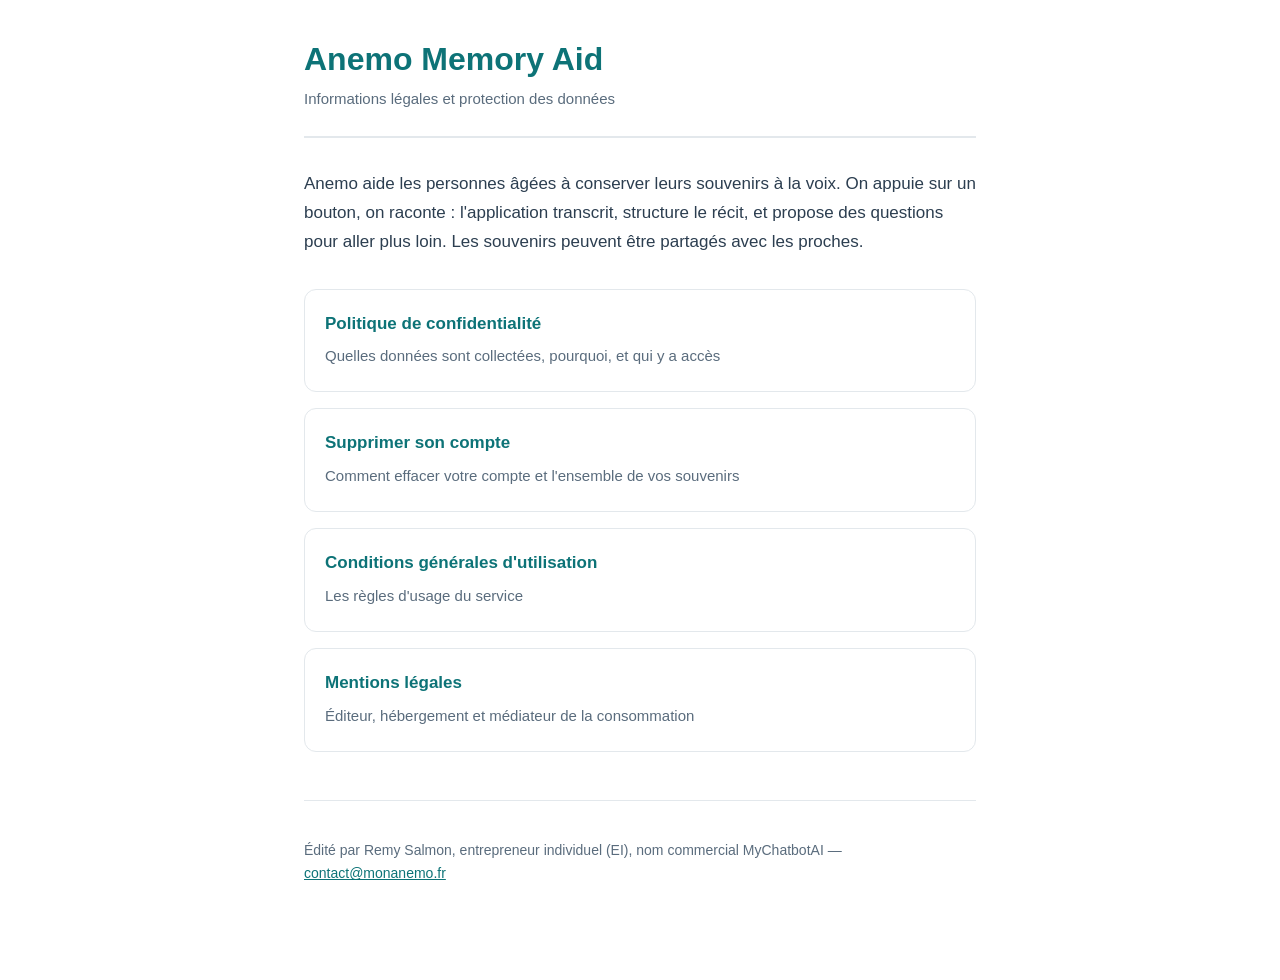
<file: index.html>
<!doctype html>
<html lang="fr">
<head>
<meta charset="utf-8">
<meta name="viewport" content="width=device-width, initial-scale=1">
<title>Anemo Memory Aid — Informations légales</title>
<link rel="stylesheet" href="style.css">
</head>
<body>
<div class="page">

<header>
  <h1>Anemo Memory Aid</h1>
  <p class="meta">Informations légales et protection des données</p>
</header>

<p>Anemo aide les personnes âgées à conserver leurs souvenirs à la voix. On appuie sur un
bouton, on raconte : l'application transcrit, structure le récit, et propose des questions
pour aller plus loin. Les souvenirs peuvent être partagés avec les proches.</p>

<div class="cartes">
  <a class="carte" href="confidentialite.html">
    <strong>Politique de confidentialité</strong>
    <span>Quelles données sont collectées, pourquoi, et qui y a accès</span>
  </a>
  <a class="carte" href="suppression-compte.html">
    <strong>Supprimer son compte</strong>
    <span>Comment effacer votre compte et l'ensemble de vos souvenirs</span>
  </a>
  <a class="carte" href="conditions.html">
    <strong>Conditions générales d'utilisation</strong>
    <span>Les règles d'usage du service</span>
  </a>
  <a class="carte" href="mentions-legales.html">
    <strong>Mentions légales</strong>
    <span>Éditeur, hébergement et médiateur de la consommation</span>
  </a>
</div>

<footer>
  <p>Édité par Remy Salmon, entrepreneur individuel (EI), nom commercial MyChatbotAI — <a href="mailto:contact@monanemo.fr">contact@monanemo.fr</a></p>
</footer>

</div>
</body>
</html>
</file>
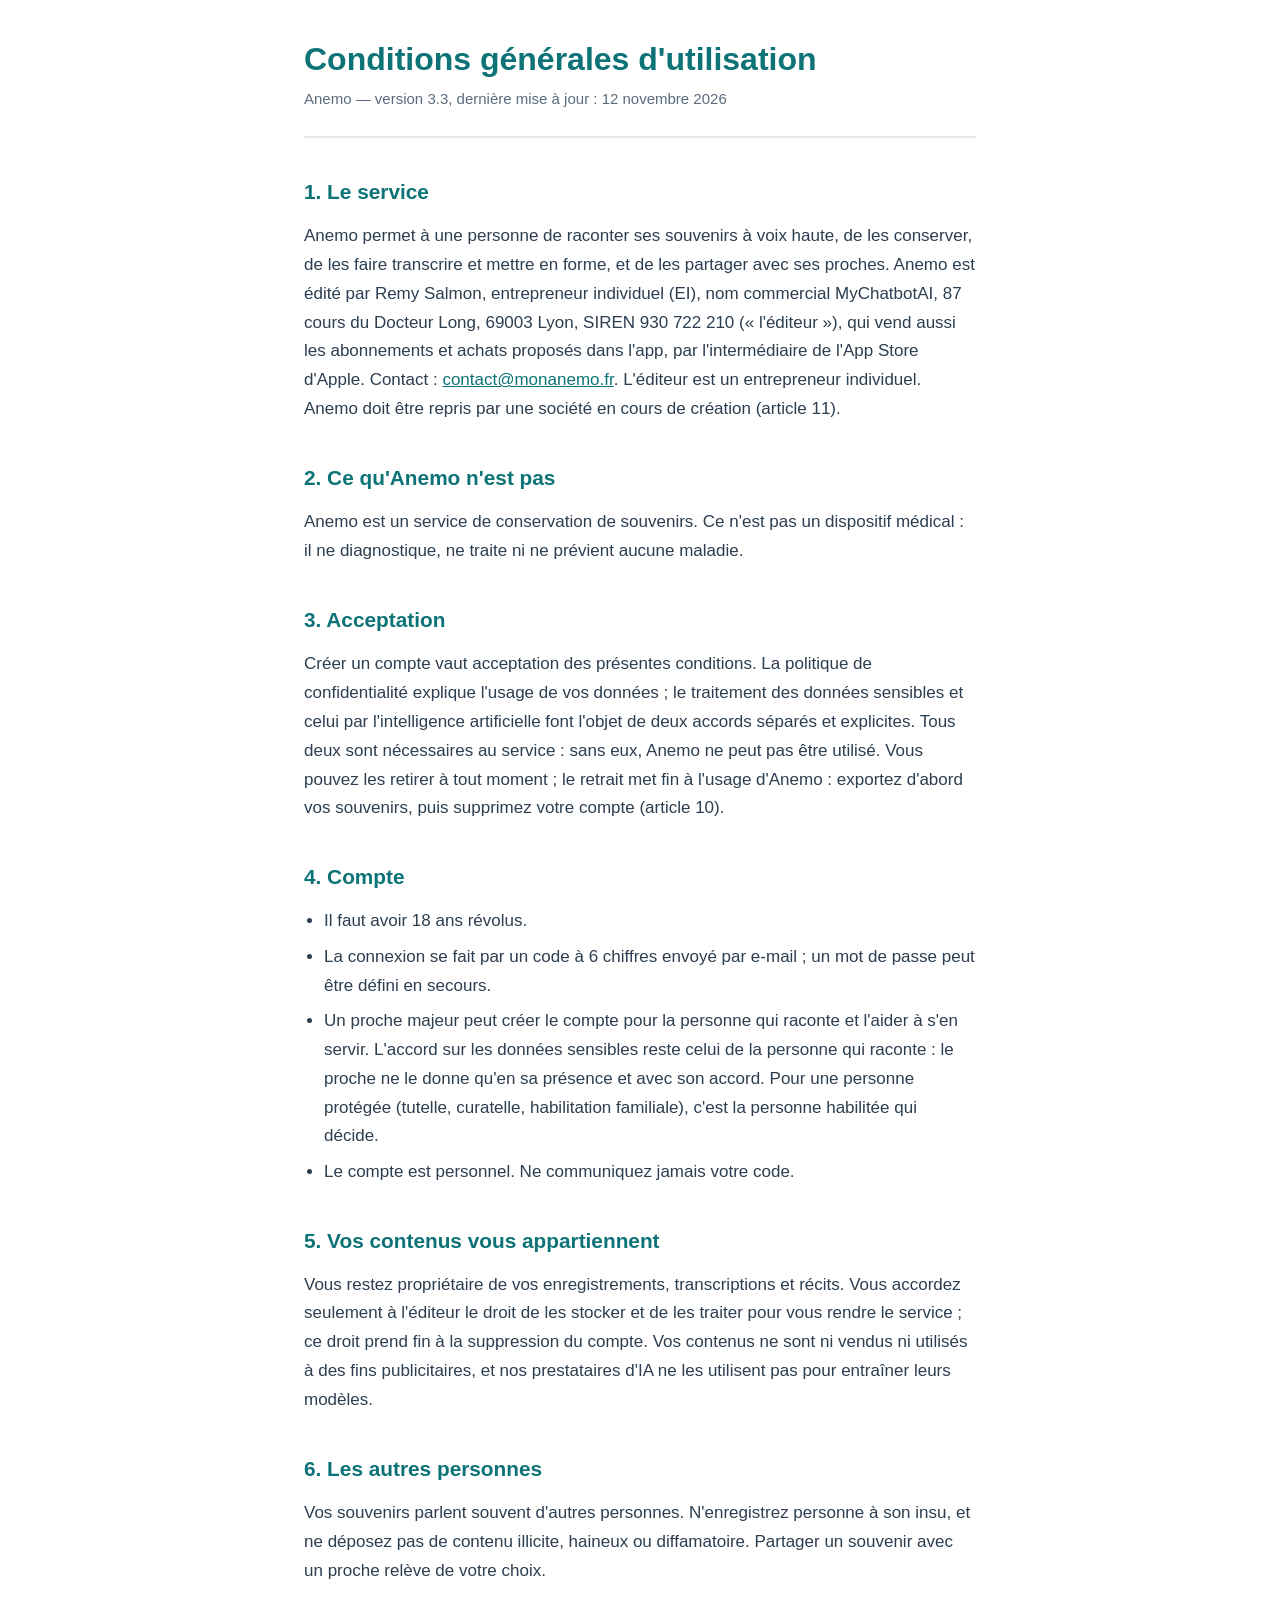
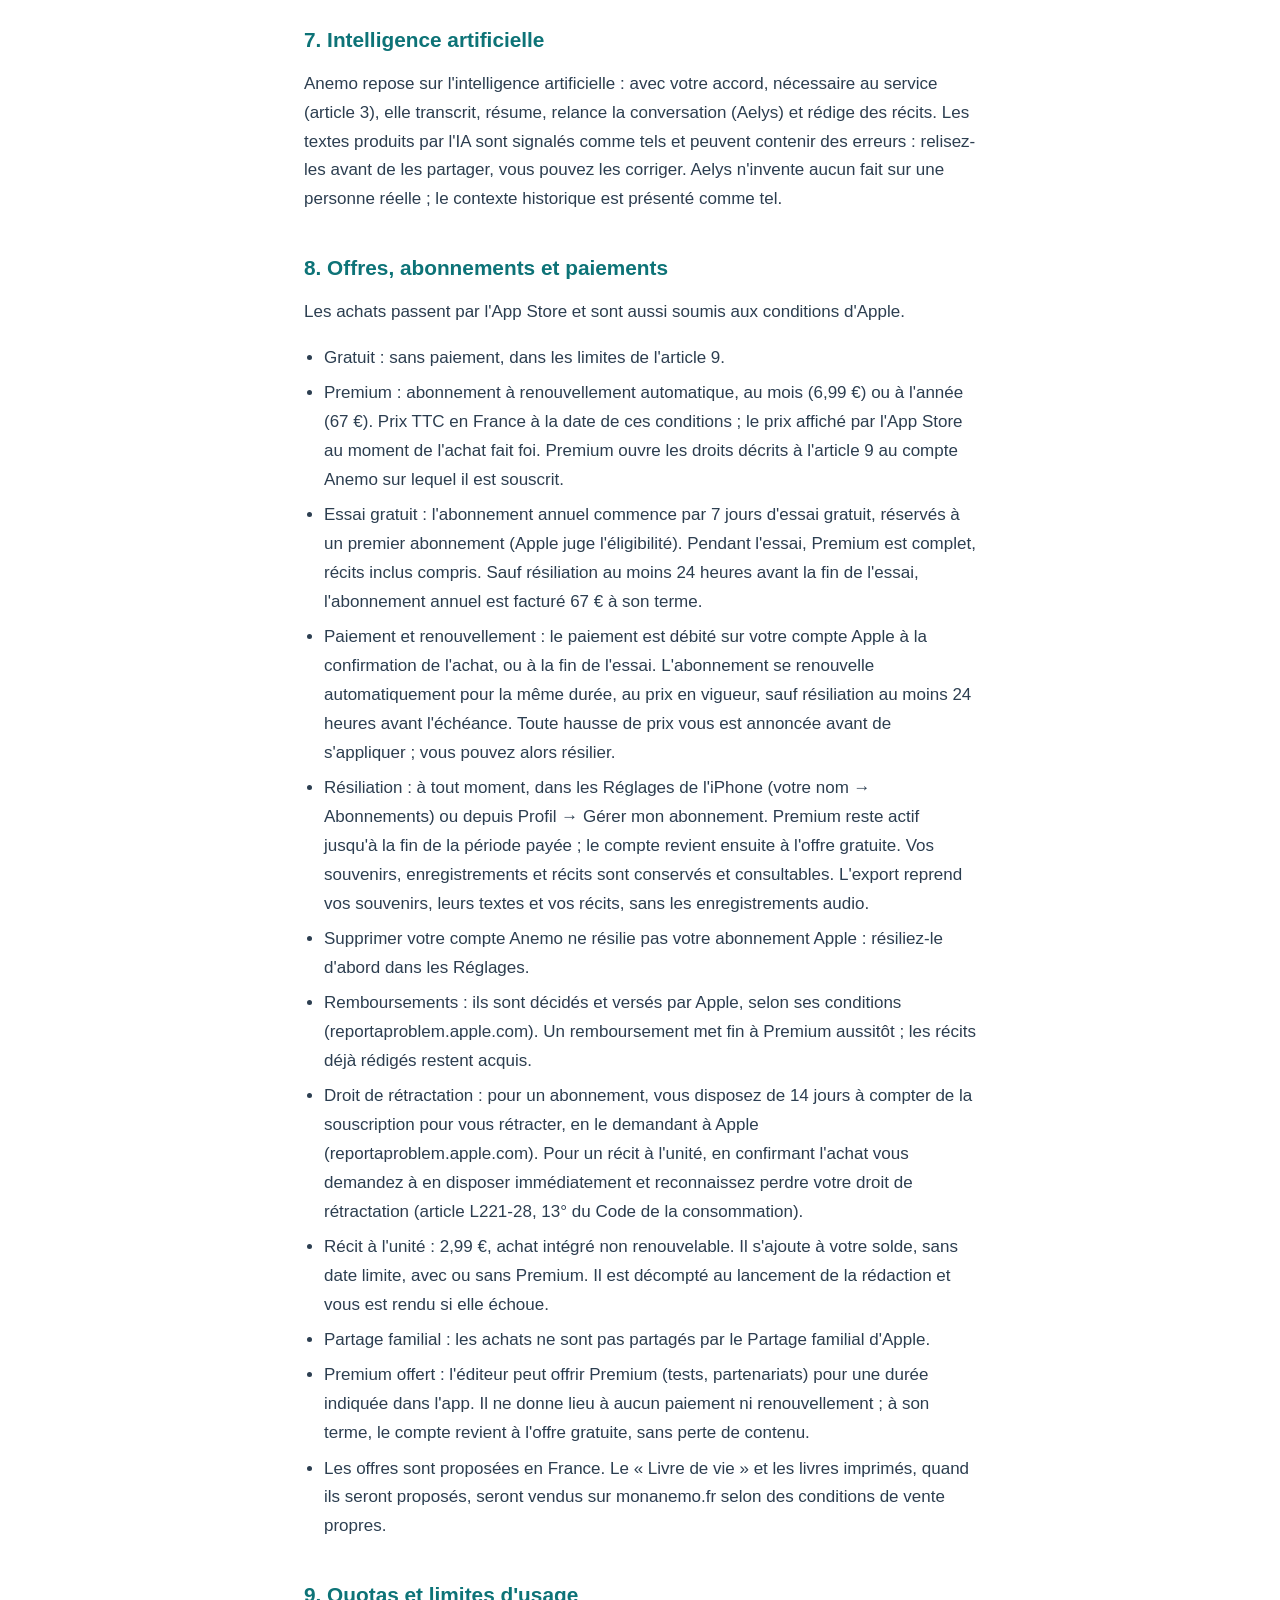
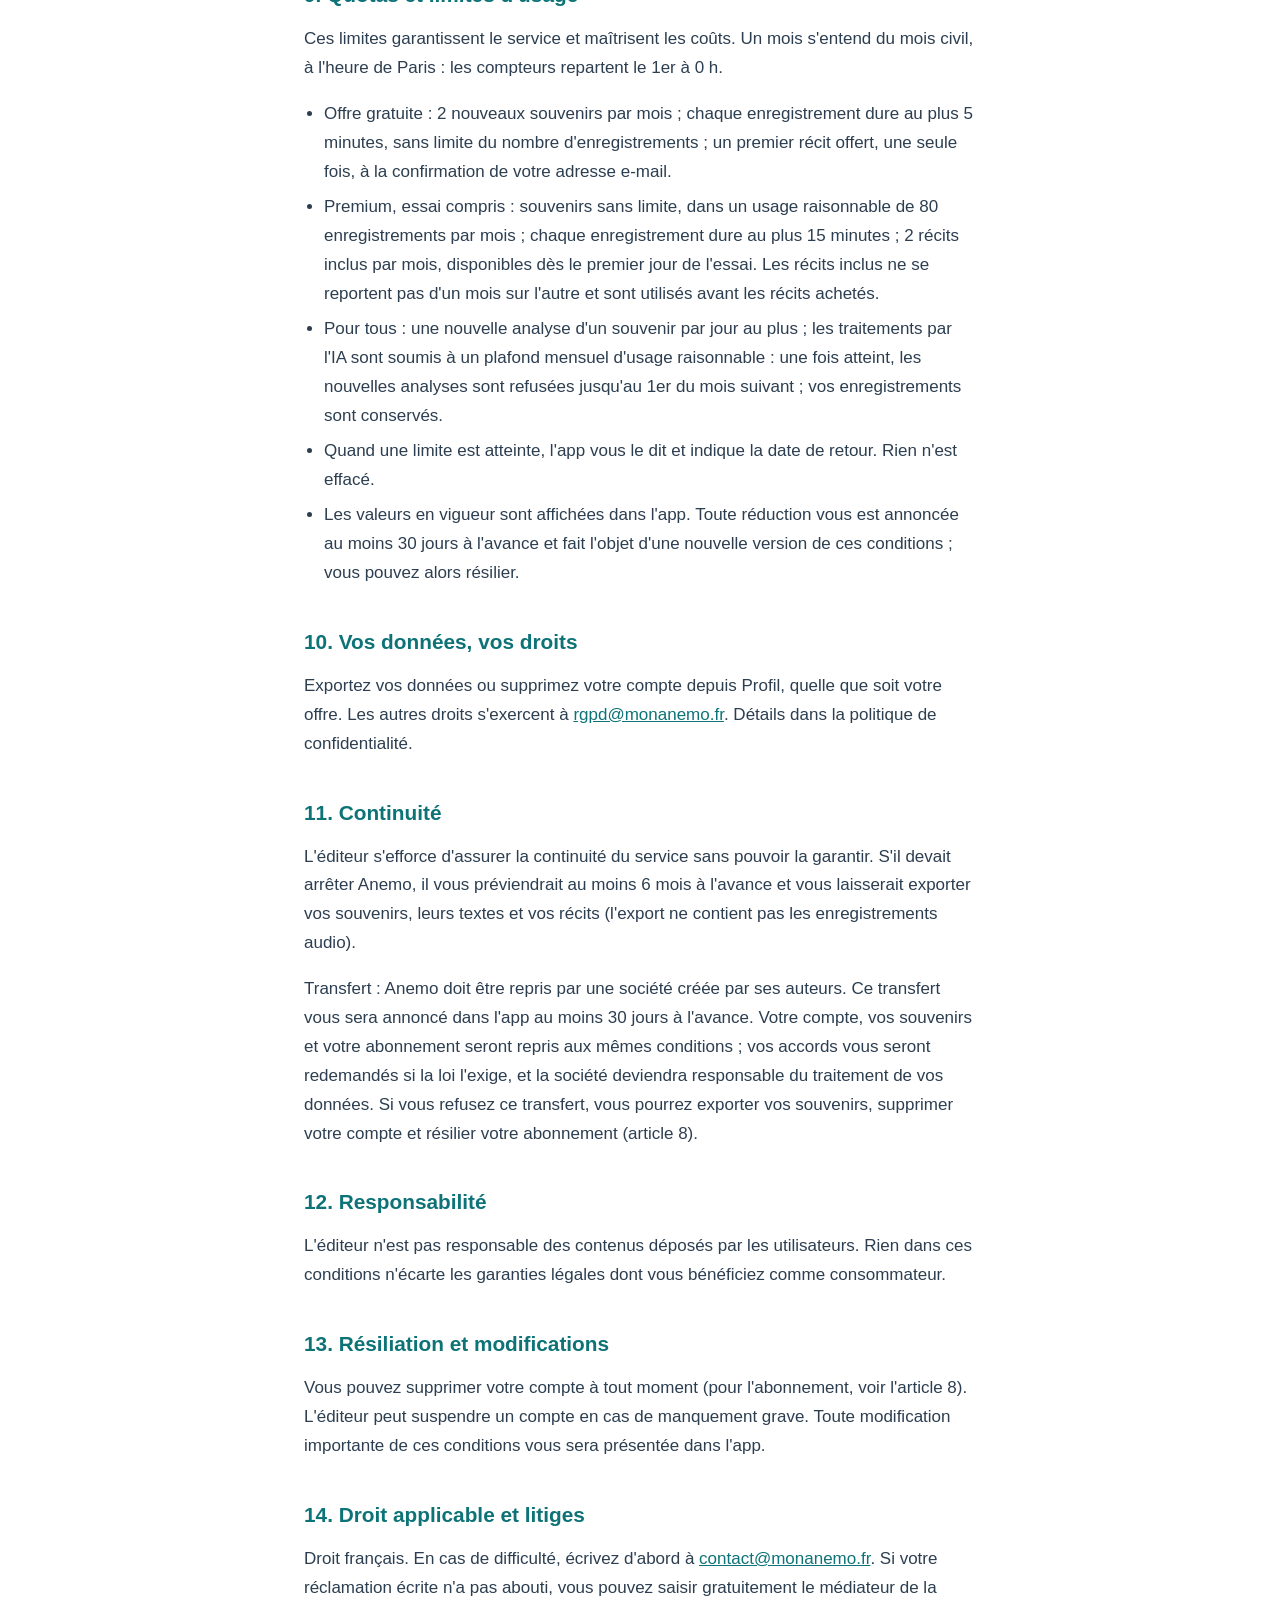
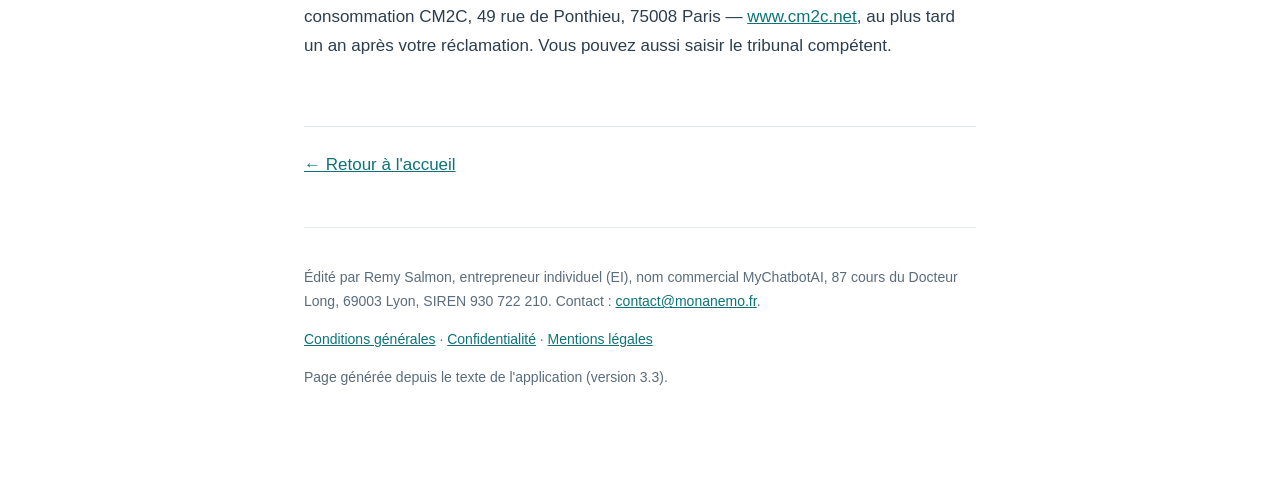
<file: conditions.html>
<!doctype html>
<html lang="fr">
<head>
<meta charset="utf-8">
<meta name="viewport" content="width=device-width, initial-scale=1">
<title>Conditions générales d&#39;utilisation — Anemo</title>
<link rel="stylesheet" href="style.css">
</head>
<body>
<div class="page">

<header>
  <h1>Conditions générales d&#39;utilisation</h1>
  <p class="meta">Anemo — version 3.3, dernière mise à jour : 12 novembre 2026</p>
</header>

<h2>1. Le service</h2>
<p>Anemo permet à une personne de raconter ses souvenirs à voix haute, de les conserver, de les faire transcrire et mettre en forme, et de les partager avec ses proches. Anemo est édité par Remy Salmon, entrepreneur individuel (EI), nom commercial MyChatbotAI, 87 cours du Docteur Long, 69003 Lyon, SIREN 930 722 210 (« l&#39;éditeur »), qui vend aussi les abonnements et achats proposés dans l&#39;app, par l&#39;intermédiaire de l&#39;App Store d&#39;Apple. Contact : <a href="mailto:contact@monanemo.fr">contact@monanemo.fr</a>. L&#39;éditeur est un entrepreneur individuel. Anemo doit être repris par une société en cours de création (article 11).</p>

<h2>2. Ce qu&#39;Anemo n&#39;est pas</h2>
<p>Anemo est un service de conservation de souvenirs. Ce n&#39;est pas un dispositif médical : il ne diagnostique, ne traite ni ne prévient aucune maladie.</p>

<h2>3. Acceptation</h2>
<p>Créer un compte vaut acceptation des présentes conditions. La politique de confidentialité explique l&#39;usage de vos données ; le traitement des données sensibles et celui par l&#39;intelligence artificielle font l&#39;objet de deux accords séparés et explicites. Tous deux sont nécessaires au service : sans eux, Anemo ne peut pas être utilisé. Vous pouvez les retirer à tout moment ; le retrait met fin à l&#39;usage d&#39;Anemo : exportez d&#39;abord vos souvenirs, puis supprimez votre compte (article 10).</p>

<h2>4. Compte</h2>
<ul>
  <li>Il faut avoir 18 ans révolus.</li>
  <li>La connexion se fait par un code à 6 chiffres envoyé par e-mail ; un mot de passe peut être défini en secours.</li>
  <li>Un proche majeur peut créer le compte pour la personne qui raconte et l&#39;aider à s&#39;en servir. L&#39;accord sur les données sensibles reste celui de la personne qui raconte : le proche ne le donne qu&#39;en sa présence et avec son accord. Pour une personne protégée (tutelle, curatelle, habilitation familiale), c&#39;est la personne habilitée qui décide.</li>
  <li>Le compte est personnel. Ne communiquez jamais votre code.</li>
</ul>

<h2>5. Vos contenus vous appartiennent</h2>
<p>Vous restez propriétaire de vos enregistrements, transcriptions et récits. Vous accordez seulement à l&#39;éditeur le droit de les stocker et de les traiter pour vous rendre le service ; ce droit prend fin à la suppression du compte. Vos contenus ne sont ni vendus ni utilisés à des fins publicitaires, et nos prestataires d&#39;IA ne les utilisent pas pour entraîner leurs modèles.</p>

<h2>6. Les autres personnes</h2>
<p>Vos souvenirs parlent souvent d&#39;autres personnes. N&#39;enregistrez personne à son insu, et ne déposez pas de contenu illicite, haineux ou diffamatoire. Partager un souvenir avec un proche relève de votre choix.</p>

<h2>7. Intelligence artificielle</h2>
<p>Anemo repose sur l&#39;intelligence artificielle : avec votre accord, nécessaire au service (article 3), elle transcrit, résume, relance la conversation (Aelys) et rédige des récits. Les textes produits par l&#39;IA sont signalés comme tels et peuvent contenir des erreurs : relisez-les avant de les partager, vous pouvez les corriger. Aelys n&#39;invente aucun fait sur une personne réelle ; le contexte historique est présenté comme tel.</p>

<h2>8. Offres, abonnements et paiements</h2>
<p>Les achats passent par l&#39;App Store et sont aussi soumis aux conditions d&#39;Apple.</p>
<ul>
  <li>Gratuit : sans paiement, dans les limites de l&#39;article 9.</li>
  <li>Premium : abonnement à renouvellement automatique, au mois (6,99 €) ou à l&#39;année (67 €). Prix TTC en France à la date de ces conditions ; le prix affiché par l&#39;App Store au moment de l&#39;achat fait foi. Premium ouvre les droits décrits à l&#39;article 9 au compte Anemo sur lequel il est souscrit.</li>
  <li>Essai gratuit : l&#39;abonnement annuel commence par 7 jours d&#39;essai gratuit, réservés à un premier abonnement (Apple juge l&#39;éligibilité). Pendant l&#39;essai, Premium est complet, récits inclus compris. Sauf résiliation au moins 24 heures avant la fin de l&#39;essai, l&#39;abonnement annuel est facturé 67 € à son terme.</li>
  <li>Paiement et renouvellement : le paiement est débité sur votre compte Apple à la confirmation de l&#39;achat, ou à la fin de l&#39;essai. L&#39;abonnement se renouvelle automatiquement pour la même durée, au prix en vigueur, sauf résiliation au moins 24 heures avant l&#39;échéance. Toute hausse de prix vous est annoncée avant de s&#39;appliquer ; vous pouvez alors résilier.</li>
  <li>Résiliation : à tout moment, dans les Réglages de l&#39;iPhone (votre nom → Abonnements) ou depuis Profil → Gérer mon abonnement. Premium reste actif jusqu&#39;à la fin de la période payée ; le compte revient ensuite à l&#39;offre gratuite. Vos souvenirs, enregistrements et récits sont conservés et consultables. L&#39;export reprend vos souvenirs, leurs textes et vos récits, sans les enregistrements audio.</li>
  <li>Supprimer votre compte Anemo ne résilie pas votre abonnement Apple : résiliez-le d&#39;abord dans les Réglages.</li>
  <li>Remboursements : ils sont décidés et versés par Apple, selon ses conditions (reportaproblem.apple.com). Un remboursement met fin à Premium aussitôt ; les récits déjà rédigés restent acquis.</li>
  <li>Droit de rétractation : pour un abonnement, vous disposez de 14 jours à compter de la souscription pour vous rétracter, en le demandant à Apple (reportaproblem.apple.com). Pour un récit à l&#39;unité, en confirmant l&#39;achat vous demandez à en disposer immédiatement et reconnaissez perdre votre droit de rétractation (article L221-28, 13° du Code de la consommation).</li>
  <li>Récit à l&#39;unité : 2,99 €, achat intégré non renouvelable. Il s&#39;ajoute à votre solde, sans date limite, avec ou sans Premium. Il est décompté au lancement de la rédaction et vous est rendu si elle échoue.</li>
  <li>Partage familial : les achats ne sont pas partagés par le Partage familial d&#39;Apple.</li>
  <li>Premium offert : l&#39;éditeur peut offrir Premium (tests, partenariats) pour une durée indiquée dans l&#39;app. Il ne donne lieu à aucun paiement ni renouvellement ; à son terme, le compte revient à l&#39;offre gratuite, sans perte de contenu.</li>
  <li>Les offres sont proposées en France. Le « Livre de vie » et les livres imprimés, quand ils seront proposés, seront vendus sur monanemo.fr selon des conditions de vente propres.</li>
</ul>

<h2>9. Quotas et limites d&#39;usage</h2>
<p>Ces limites garantissent le service et maîtrisent les coûts. Un mois s&#39;entend du mois civil, à l&#39;heure de Paris : les compteurs repartent le 1er à 0 h.</p>
<ul>
  <li>Offre gratuite : 2 nouveaux souvenirs par mois ; chaque enregistrement dure au plus 5 minutes, sans limite du nombre d&#39;enregistrements ; un premier récit offert, une seule fois, à la confirmation de votre adresse e-mail.</li>
  <li>Premium, essai compris : souvenirs sans limite, dans un usage raisonnable de 80 enregistrements par mois ; chaque enregistrement dure au plus 15 minutes ; 2 récits inclus par mois, disponibles dès le premier jour de l&#39;essai. Les récits inclus ne se reportent pas d&#39;un mois sur l&#39;autre et sont utilisés avant les récits achetés.</li>
  <li>Pour tous : une nouvelle analyse d&#39;un souvenir par jour au plus ; les traitements par l&#39;IA sont soumis à un plafond mensuel d&#39;usage raisonnable : une fois atteint, les nouvelles analyses sont refusées jusqu&#39;au 1er du mois suivant ; vos enregistrements sont conservés.</li>
  <li>Quand une limite est atteinte, l&#39;app vous le dit et indique la date de retour. Rien n&#39;est effacé.</li>
  <li>Les valeurs en vigueur sont affichées dans l&#39;app. Toute réduction vous est annoncée au moins 30 jours à l&#39;avance et fait l&#39;objet d&#39;une nouvelle version de ces conditions ; vous pouvez alors résilier.</li>
</ul>

<h2>10. Vos données, vos droits</h2>
<p>Exportez vos données ou supprimez votre compte depuis Profil, quelle que soit votre offre. Les autres droits s&#39;exercent à <a href="mailto:rgpd@monanemo.fr">rgpd@monanemo.fr</a>. Détails dans la politique de confidentialité.</p>

<h2>11. Continuité</h2>
<p>L&#39;éditeur s&#39;efforce d&#39;assurer la continuité du service sans pouvoir la garantir. S&#39;il devait arrêter Anemo, il vous préviendrait au moins 6 mois à l&#39;avance et vous laisserait exporter vos souvenirs, leurs textes et vos récits (l&#39;export ne contient pas les enregistrements audio).</p>
<p>Transfert : Anemo doit être repris par une société créée par ses auteurs. Ce transfert vous sera annoncé dans l&#39;app au moins 30 jours à l&#39;avance. Votre compte, vos souvenirs et votre abonnement seront repris aux mêmes conditions ; vos accords vous seront redemandés si la loi l&#39;exige, et la société deviendra responsable du traitement de vos données. Si vous refusez ce transfert, vous pourrez exporter vos souvenirs, supprimer votre compte et résilier votre abonnement (article 8).</p>

<h2>12. Responsabilité</h2>
<p>L&#39;éditeur n&#39;est pas responsable des contenus déposés par les utilisateurs. Rien dans ces conditions n&#39;écarte les garanties légales dont vous bénéficiez comme consommateur.</p>

<h2>13. Résiliation et modifications</h2>
<p>Vous pouvez supprimer votre compte à tout moment (pour l&#39;abonnement, voir l&#39;article 8). L&#39;éditeur peut suspendre un compte en cas de manquement grave. Toute modification importante de ces conditions vous sera présentée dans l&#39;app.</p>

<h2>14. Droit applicable et litiges</h2>
<p>Droit français. En cas de difficulté, écrivez d&#39;abord à <a href="mailto:contact@monanemo.fr">contact@monanemo.fr</a>. Si votre réclamation écrite n&#39;a pas abouti, vous pouvez saisir gratuitement le médiateur de la consommation CM2C, 49 rue de Ponthieu, 75008 Paris — <a href="https://www.cm2c.net">www.cm2c.net</a>, au plus tard un an après votre réclamation. Vous pouvez aussi saisir le tribunal compétent.</p>

<a class="retour" href="index.html">← Retour à l'accueil</a>

<footer>
  <p>Édité par Remy Salmon, entrepreneur individuel (EI), nom commercial MyChatbotAI, 87 cours du Docteur Long, 69003 Lyon, SIREN 930 722 210. Contact : <a href="mailto:contact@monanemo.fr">contact@monanemo.fr</a>.</p>
  <p><a href="conditions.html">Conditions générales</a> · <a href="confidentialite.html">Confidentialité</a> · <a href="mentions-legales.html">Mentions légales</a></p>
  <p>Page générée depuis le texte de l'application (version 3.3).</p>
</footer>

</div>
</body>
</html>
</file>
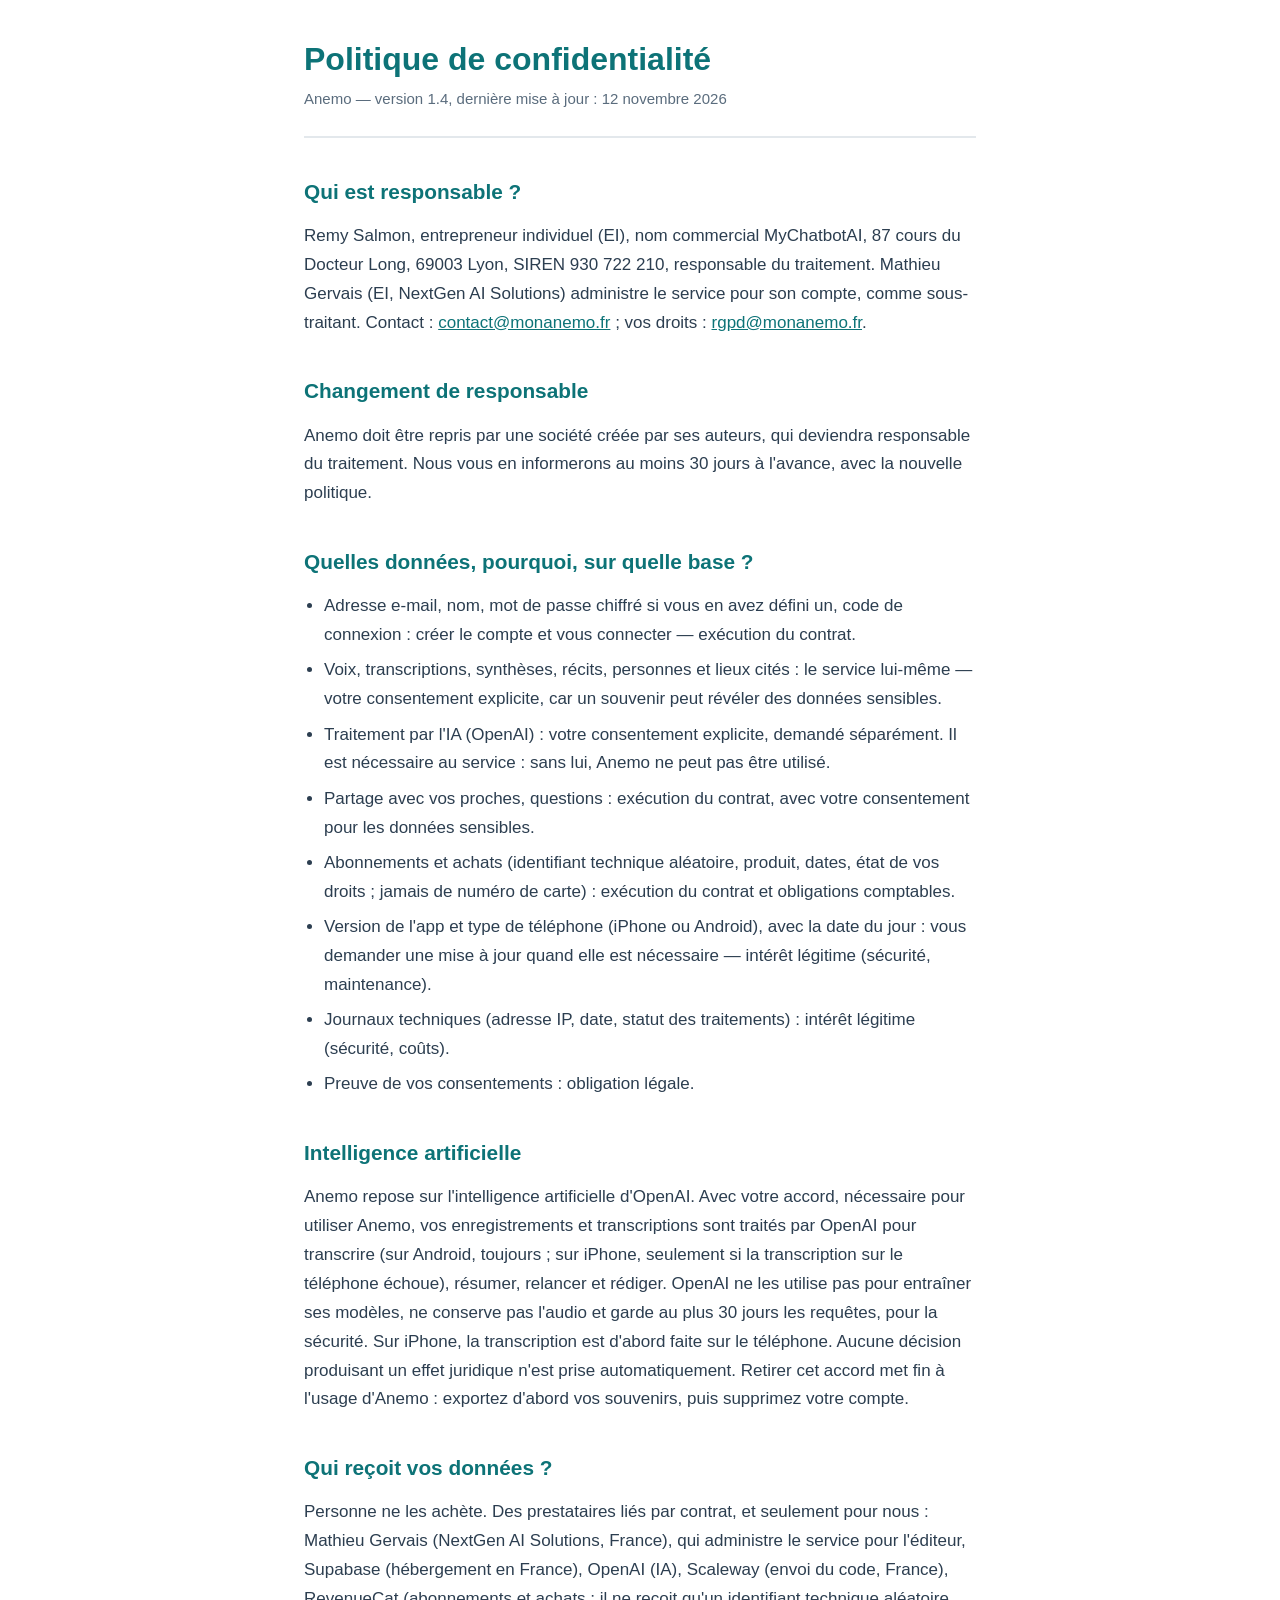
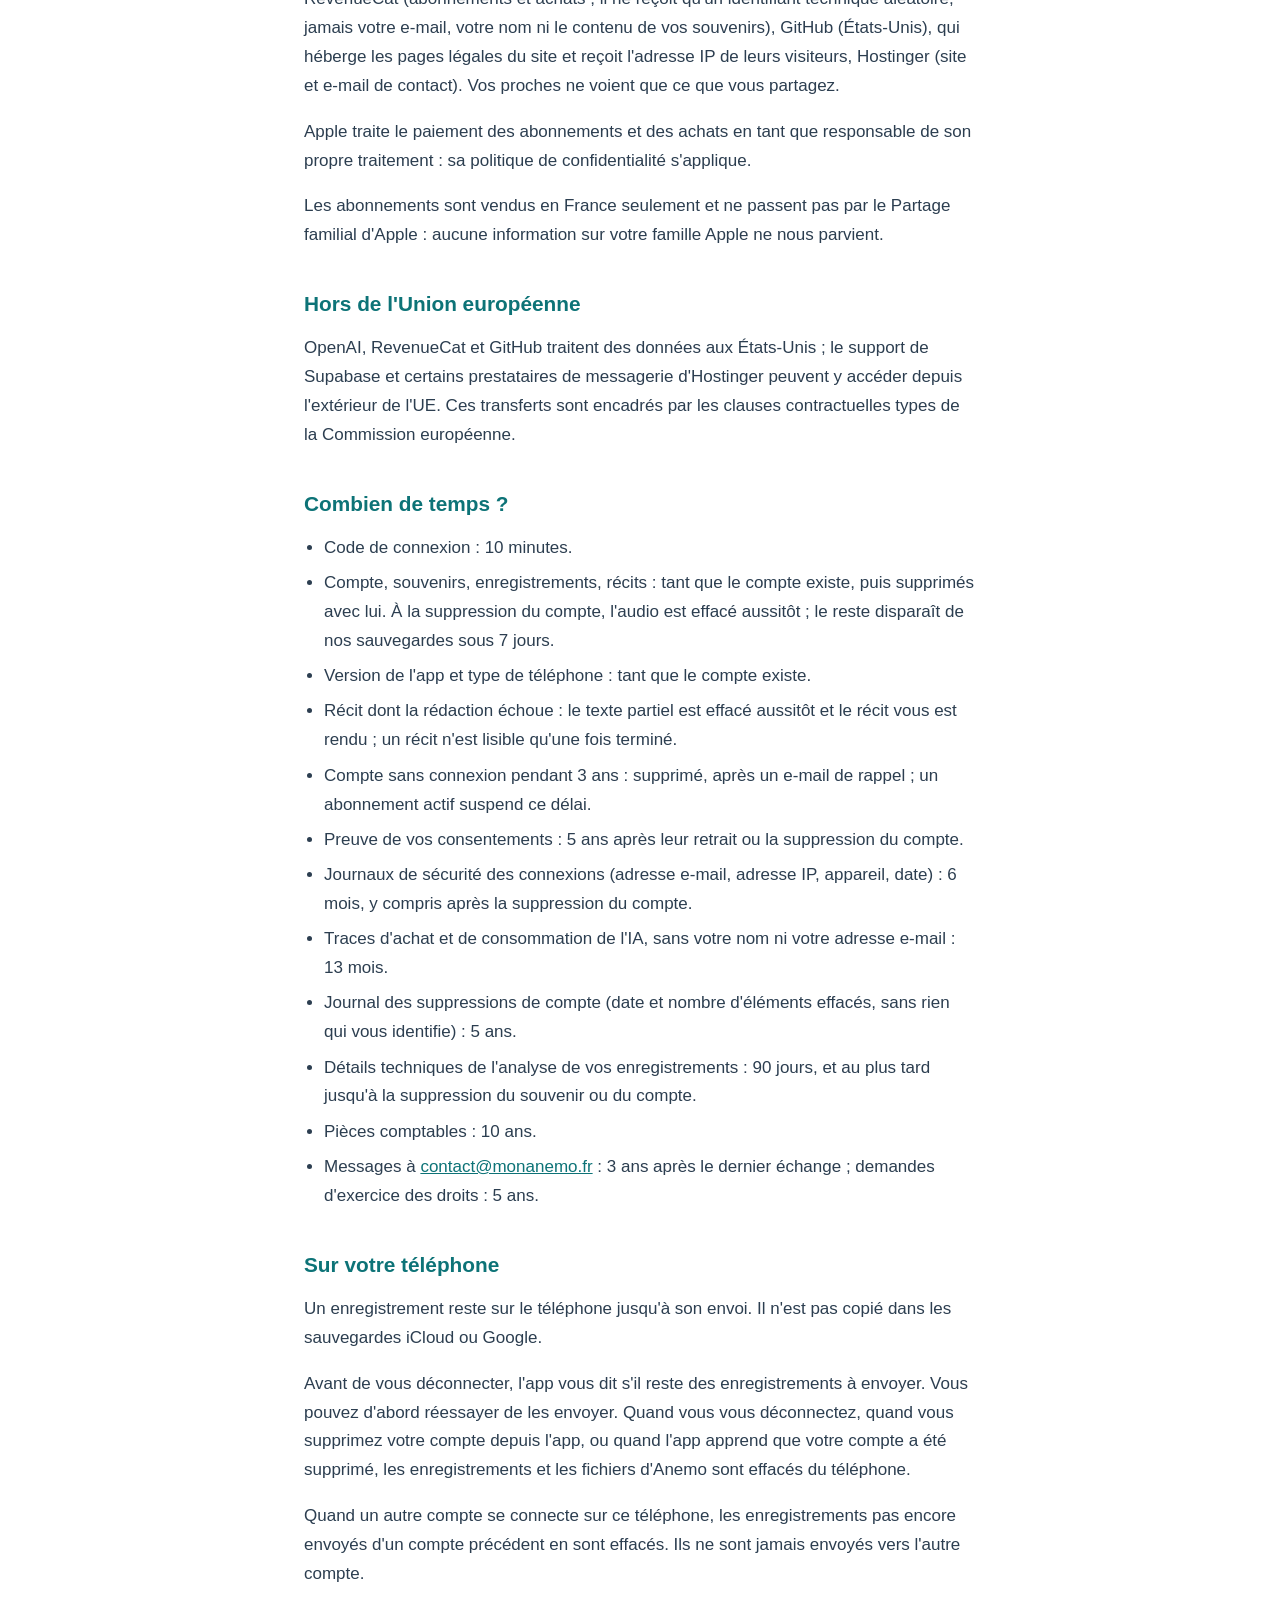
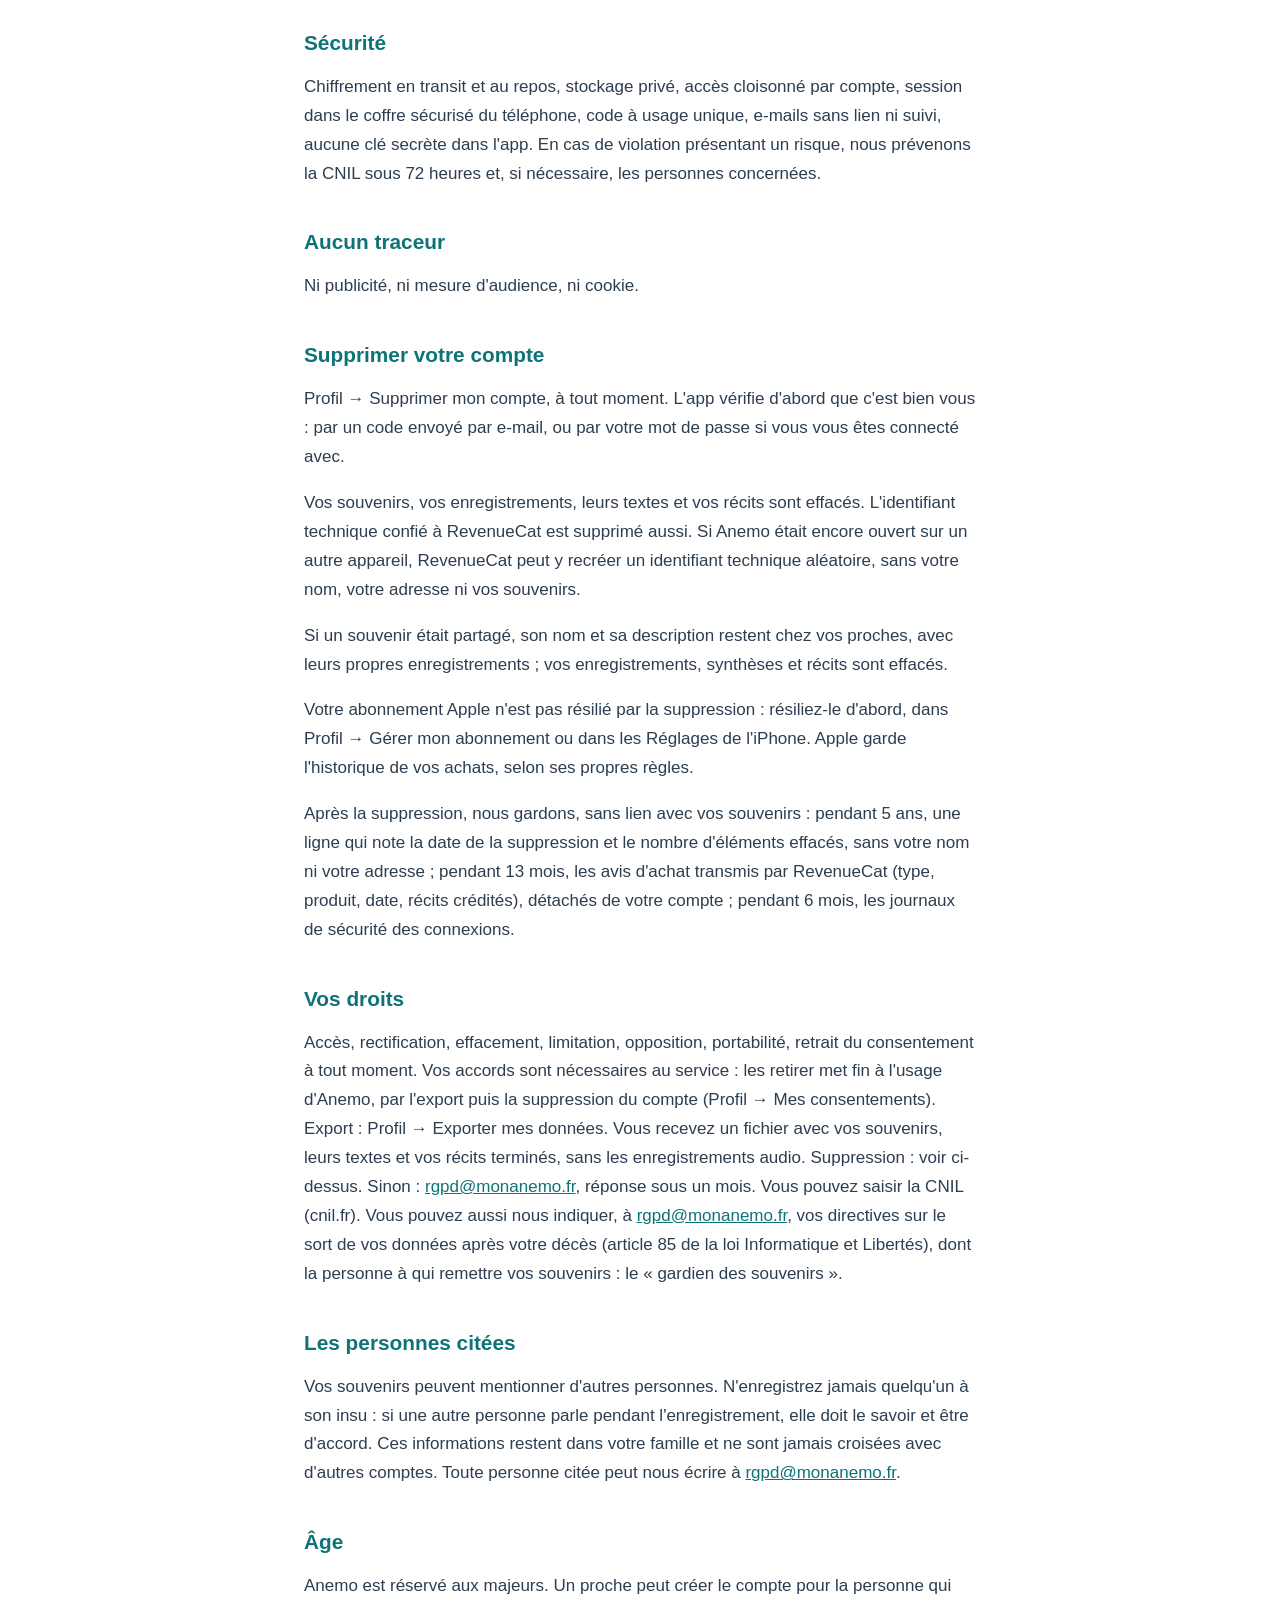
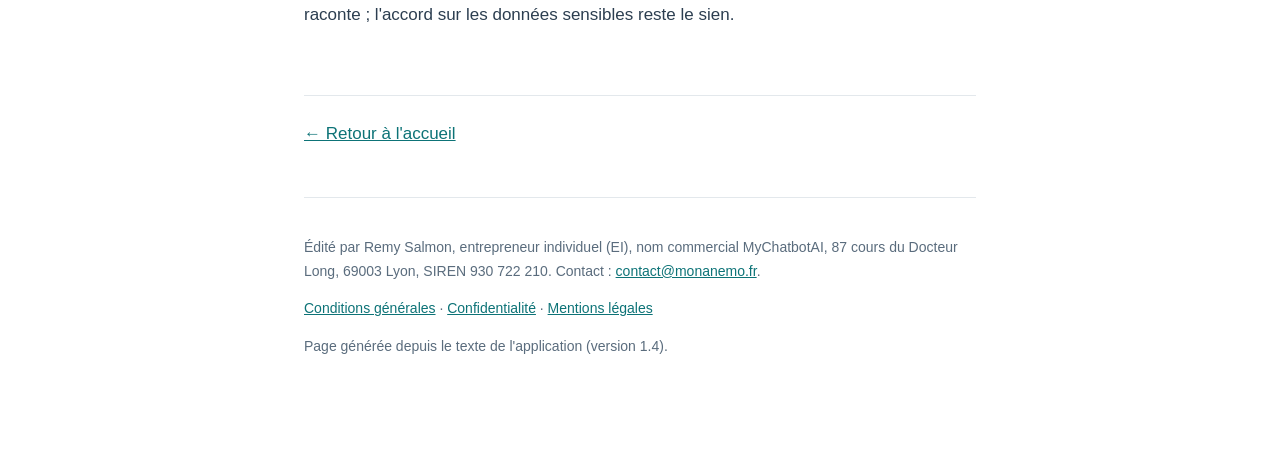
<file: confidentialite.html>
<!doctype html>
<html lang="fr">
<head>
<meta charset="utf-8">
<meta name="viewport" content="width=device-width, initial-scale=1">
<title>Politique de confidentialité — Anemo</title>
<link rel="stylesheet" href="style.css">
</head>
<body>
<div class="page">

<header>
  <h1>Politique de confidentialité</h1>
  <p class="meta">Anemo — version 1.4, dernière mise à jour : 12 novembre 2026</p>
</header>

<h2>Qui est responsable ?</h2>
<p>Remy Salmon, entrepreneur individuel (EI), nom commercial MyChatbotAI, 87 cours du Docteur Long, 69003 Lyon, SIREN 930 722 210, responsable du traitement. Mathieu Gervais (EI, NextGen AI Solutions) administre le service pour son compte, comme sous-traitant. Contact : <a href="mailto:contact@monanemo.fr">contact@monanemo.fr</a> ; vos droits : <a href="mailto:rgpd@monanemo.fr">rgpd@monanemo.fr</a>.</p>

<h2>Changement de responsable</h2>
<p>Anemo doit être repris par une société créée par ses auteurs, qui deviendra responsable du traitement. Nous vous en informerons au moins 30 jours à l&#39;avance, avec la nouvelle politique.</p>

<h2>Quelles données, pourquoi, sur quelle base ?</h2>
<ul>
  <li>Adresse e-mail, nom, mot de passe chiffré si vous en avez défini un, code de connexion : créer le compte et vous connecter — exécution du contrat.</li>
  <li>Voix, transcriptions, synthèses, récits, personnes et lieux cités : le service lui-même — votre consentement explicite, car un souvenir peut révéler des données sensibles.</li>
  <li>Traitement par l&#39;IA (OpenAI) : votre consentement explicite, demandé séparément. Il est nécessaire au service : sans lui, Anemo ne peut pas être utilisé.</li>
  <li>Partage avec vos proches, questions : exécution du contrat, avec votre consentement pour les données sensibles.</li>
  <li>Abonnements et achats (identifiant technique aléatoire, produit, dates, état de vos droits ; jamais de numéro de carte) : exécution du contrat et obligations comptables.</li>
  <li>Version de l&#39;app et type de téléphone (iPhone ou Android), avec la date du jour : vous demander une mise à jour quand elle est nécessaire — intérêt légitime (sécurité, maintenance).</li>
  <li>Journaux techniques (adresse IP, date, statut des traitements) : intérêt légitime (sécurité, coûts).</li>
  <li>Preuve de vos consentements : obligation légale.</li>
</ul>

<h2>Intelligence artificielle</h2>
<p>Anemo repose sur l&#39;intelligence artificielle d&#39;OpenAI. Avec votre accord, nécessaire pour utiliser Anemo, vos enregistrements et transcriptions sont traités par OpenAI pour transcrire (sur Android, toujours ; sur iPhone, seulement si la transcription sur le téléphone échoue), résumer, relancer et rédiger. OpenAI ne les utilise pas pour entraîner ses modèles, ne conserve pas l&#39;audio et garde au plus 30 jours les requêtes, pour la sécurité. Sur iPhone, la transcription est d&#39;abord faite sur le téléphone. Aucune décision produisant un effet juridique n&#39;est prise automatiquement. Retirer cet accord met fin à l&#39;usage d&#39;Anemo : exportez d&#39;abord vos souvenirs, puis supprimez votre compte.</p>

<h2>Qui reçoit vos données ?</h2>
<p>Personne ne les achète. Des prestataires liés par contrat, et seulement pour nous : Mathieu Gervais (NextGen AI Solutions, France), qui administre le service pour l&#39;éditeur, Supabase (hébergement en France), OpenAI (IA), Scaleway (envoi du code, France), RevenueCat (abonnements et achats ; il ne reçoit qu&#39;un identifiant technique aléatoire, jamais votre e-mail, votre nom ni le contenu de vos souvenirs), GitHub (États-Unis), qui héberge les pages légales du site et reçoit l&#39;adresse IP de leurs visiteurs, Hostinger (site et e-mail de contact). Vos proches ne voient que ce que vous partagez.</p>
<p>Apple traite le paiement des abonnements et des achats en tant que responsable de son propre traitement : sa politique de confidentialité s&#39;applique.</p>
<p>Les abonnements sont vendus en France seulement et ne passent pas par le Partage familial d&#39;Apple : aucune information sur votre famille Apple ne nous parvient.</p>

<h2>Hors de l&#39;Union européenne</h2>
<p>OpenAI, RevenueCat et GitHub traitent des données aux États-Unis ; le support de Supabase et certains prestataires de messagerie d&#39;Hostinger peuvent y accéder depuis l&#39;extérieur de l&#39;UE. Ces transferts sont encadrés par les clauses contractuelles types de la Commission européenne.</p>

<h2>Combien de temps ?</h2>
<ul>
  <li>Code de connexion : 10 minutes.</li>
  <li>Compte, souvenirs, enregistrements, récits : tant que le compte existe, puis supprimés avec lui. À la suppression du compte, l&#39;audio est effacé aussitôt ; le reste disparaît de nos sauvegardes sous 7 jours.</li>
  <li>Version de l&#39;app et type de téléphone : tant que le compte existe.</li>
  <li>Récit dont la rédaction échoue : le texte partiel est effacé aussitôt et le récit vous est rendu ; un récit n&#39;est lisible qu&#39;une fois terminé.</li>
  <li>Compte sans connexion pendant 3 ans : supprimé, après un e-mail de rappel ; un abonnement actif suspend ce délai.</li>
  <li>Preuve de vos consentements : 5 ans après leur retrait ou la suppression du compte.</li>
  <li>Journaux de sécurité des connexions (adresse e-mail, adresse IP, appareil, date) : 6 mois, y compris après la suppression du compte.</li>
  <li>Traces d&#39;achat et de consommation de l&#39;IA, sans votre nom ni votre adresse e-mail : 13 mois.</li>
  <li>Journal des suppressions de compte (date et nombre d&#39;éléments effacés, sans rien qui vous identifie) : 5 ans.</li>
  <li>Détails techniques de l&#39;analyse de vos enregistrements : 90 jours, et au plus tard jusqu&#39;à la suppression du souvenir ou du compte.</li>
  <li>Pièces comptables : 10 ans.</li>
  <li>Messages à <a href="mailto:contact@monanemo.fr">contact@monanemo.fr</a> : 3 ans après le dernier échange ; demandes d&#39;exercice des droits : 5 ans.</li>
</ul>

<h2>Sur votre téléphone</h2>
<p>Un enregistrement reste sur le téléphone jusqu&#39;à son envoi. Il n&#39;est pas copié dans les sauvegardes iCloud ou Google.</p>
<p>Avant de vous déconnecter, l&#39;app vous dit s&#39;il reste des enregistrements à envoyer. Vous pouvez d&#39;abord réessayer de les envoyer. Quand vous vous déconnectez, quand vous supprimez votre compte depuis l&#39;app, ou quand l&#39;app apprend que votre compte a été supprimé, les enregistrements et les fichiers d&#39;Anemo sont effacés du téléphone.</p>
<p>Quand un autre compte se connecte sur ce téléphone, les enregistrements pas encore envoyés d&#39;un compte précédent en sont effacés. Ils ne sont jamais envoyés vers l&#39;autre compte.</p>

<h2>Sécurité</h2>
<p>Chiffrement en transit et au repos, stockage privé, accès cloisonné par compte, session dans le coffre sécurisé du téléphone, code à usage unique, e-mails sans lien ni suivi, aucune clé secrète dans l&#39;app. En cas de violation présentant un risque, nous prévenons la CNIL sous 72 heures et, si nécessaire, les personnes concernées.</p>

<h2>Aucun traceur</h2>
<p>Ni publicité, ni mesure d&#39;audience, ni cookie.</p>

<h2>Supprimer votre compte</h2>
<p>Profil → Supprimer mon compte, à tout moment. L&#39;app vérifie d&#39;abord que c&#39;est bien vous : par un code envoyé par e-mail, ou par votre mot de passe si vous vous êtes connecté avec.</p>
<p>Vos souvenirs, vos enregistrements, leurs textes et vos récits sont effacés. L&#39;identifiant technique confié à RevenueCat est supprimé aussi. Si Anemo était encore ouvert sur un autre appareil, RevenueCat peut y recréer un identifiant technique aléatoire, sans votre nom, votre adresse ni vos souvenirs.</p>
<p>Si un souvenir était partagé, son nom et sa description restent chez vos proches, avec leurs propres enregistrements ; vos enregistrements, synthèses et récits sont effacés.</p>
<p>Votre abonnement Apple n&#39;est pas résilié par la suppression : résiliez-le d&#39;abord, dans Profil → Gérer mon abonnement ou dans les Réglages de l&#39;iPhone. Apple garde l&#39;historique de vos achats, selon ses propres règles.</p>
<p>Après la suppression, nous gardons, sans lien avec vos souvenirs : pendant 5 ans, une ligne qui note la date de la suppression et le nombre d&#39;éléments effacés, sans votre nom ni votre adresse ; pendant 13 mois, les avis d&#39;achat transmis par RevenueCat (type, produit, date, récits crédités), détachés de votre compte ; pendant 6 mois, les journaux de sécurité des connexions.</p>

<h2>Vos droits</h2>
<p>Accès, rectification, effacement, limitation, opposition, portabilité, retrait du consentement à tout moment. Vos accords sont nécessaires au service : les retirer met fin à l&#39;usage d&#39;Anemo, par l&#39;export puis la suppression du compte (Profil → Mes consentements). Export : Profil → Exporter mes données. Vous recevez un fichier avec vos souvenirs, leurs textes et vos récits terminés, sans les enregistrements audio. Suppression : voir ci-dessus. Sinon : <a href="mailto:rgpd@monanemo.fr">rgpd@monanemo.fr</a>, réponse sous un mois. Vous pouvez saisir la CNIL (cnil.fr). Vous pouvez aussi nous indiquer, à <a href="mailto:rgpd@monanemo.fr">rgpd@monanemo.fr</a>, vos directives sur le sort de vos données après votre décès (article 85 de la loi Informatique et Libertés), dont la personne à qui remettre vos souvenirs : le « gardien des souvenirs ».</p>

<h2>Les personnes citées</h2>
<p>Vos souvenirs peuvent mentionner d&#39;autres personnes. N&#39;enregistrez jamais quelqu&#39;un à son insu : si une autre personne parle pendant l&#39;enregistrement, elle doit le savoir et être d&#39;accord. Ces informations restent dans votre famille et ne sont jamais croisées avec d&#39;autres comptes. Toute personne citée peut nous écrire à <a href="mailto:rgpd@monanemo.fr">rgpd@monanemo.fr</a>.</p>

<h2>Âge</h2>
<p>Anemo est réservé aux majeurs. Un proche peut créer le compte pour la personne qui raconte ; l&#39;accord sur les données sensibles reste le sien.</p>

<a class="retour" href="index.html">← Retour à l'accueil</a>

<footer>
  <p>Édité par Remy Salmon, entrepreneur individuel (EI), nom commercial MyChatbotAI, 87 cours du Docteur Long, 69003 Lyon, SIREN 930 722 210. Contact : <a href="mailto:contact@monanemo.fr">contact@monanemo.fr</a>.</p>
  <p><a href="conditions.html">Conditions générales</a> · <a href="confidentialite.html">Confidentialité</a> · <a href="mentions-legales.html">Mentions légales</a></p>
  <p>Page générée depuis le texte de l'application (version 1.4).</p>
</footer>

</div>
</body>
</html>
</file>
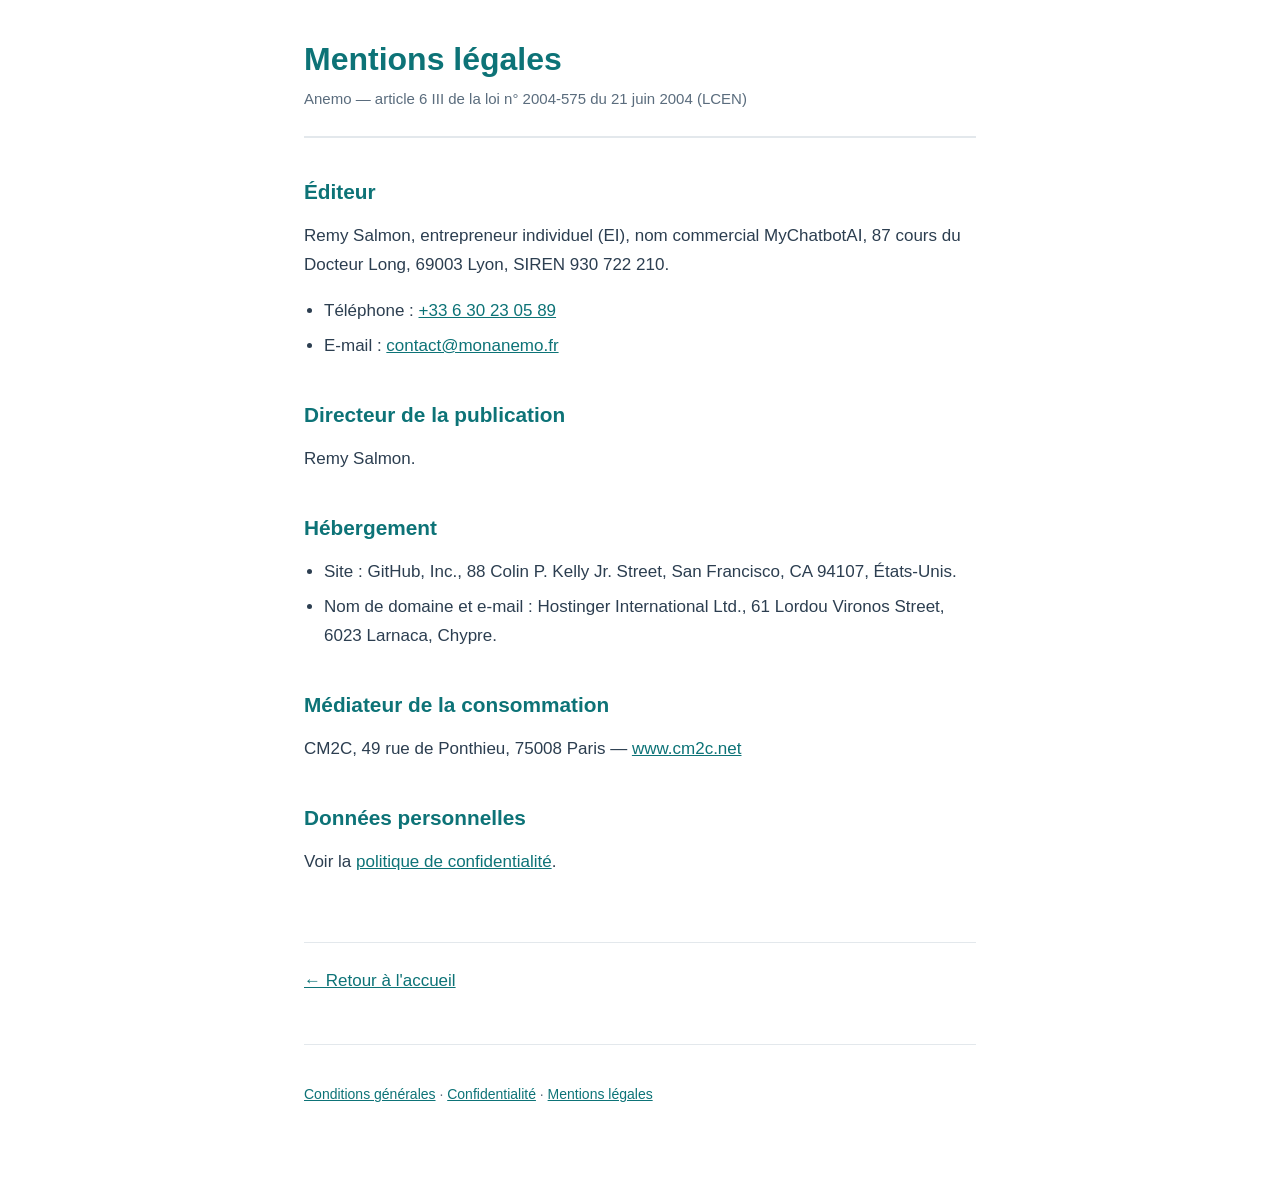
<file: mentions-legales.html>
<!doctype html>
<html lang="fr">
<head>
<meta charset="utf-8">
<meta name="viewport" content="width=device-width, initial-scale=1">
<title>Mentions légales — Anemo</title>
<link rel="stylesheet" href="style.css">
</head>
<body>
<div class="page">

<header>
  <h1>Mentions légales</h1>
  <p class="meta">Anemo — article 6 III de la loi n° 2004-575 du 21 juin 2004 (LCEN)</p>
</header>

<h2>Éditeur</h2>
<p>Remy Salmon, entrepreneur individuel (EI), nom commercial MyChatbotAI, 87 cours du Docteur Long, 69003 Lyon, SIREN 930 722 210.</p>
<ul>
  <li>Téléphone : <a href="tel:+33630230589">+33 6 30 23 05 89</a></li>
  <li>E-mail : <a href="mailto:contact@monanemo.fr">contact@monanemo.fr</a></li>
</ul>

<h2>Directeur de la publication</h2>
<p>Remy Salmon.</p>

<h2>Hébergement</h2>
<ul>
  <li>Site : GitHub, Inc., 88 Colin P. Kelly Jr. Street, San Francisco, CA 94107, États-Unis.</li>
  <li>Nom de domaine et e-mail : Hostinger International Ltd., 61 Lordou Vironos Street, 6023 Larnaca, Chypre.</li>
</ul>

<h2>Médiateur de la consommation</h2>
<p>CM2C, 49 rue de Ponthieu, 75008 Paris — <a href="https://www.cm2c.net">www.cm2c.net</a></p>

<h2>Données personnelles</h2>
<p>Voir la <a href="confidentialite.html">politique de confidentialité</a>.</p>

<a class="retour" href="index.html">← Retour à l'accueil</a>

<footer>
  <p><a href="conditions.html">Conditions générales</a> · <a href="confidentialite.html">Confidentialité</a> · <a href="mentions-legales.html">Mentions légales</a></p>
</footer>

</div>
</body>
</html>
</file>
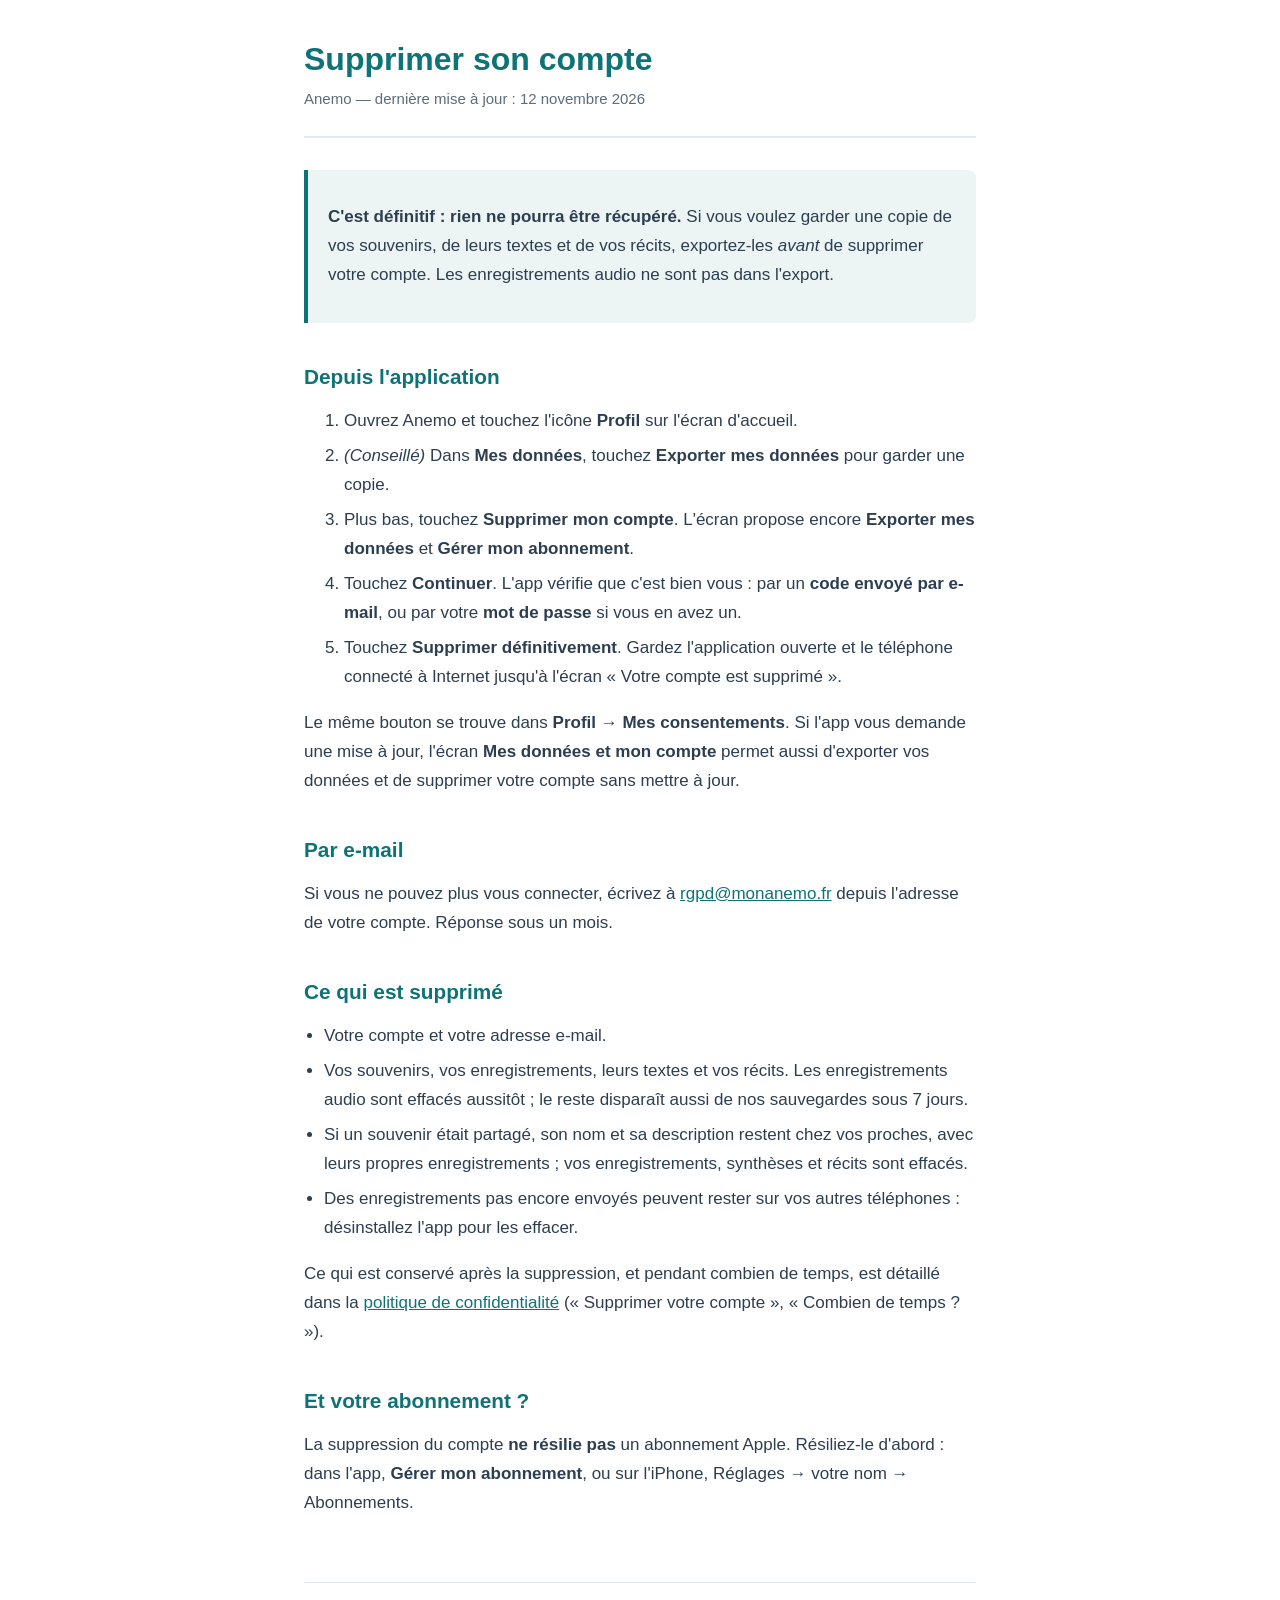
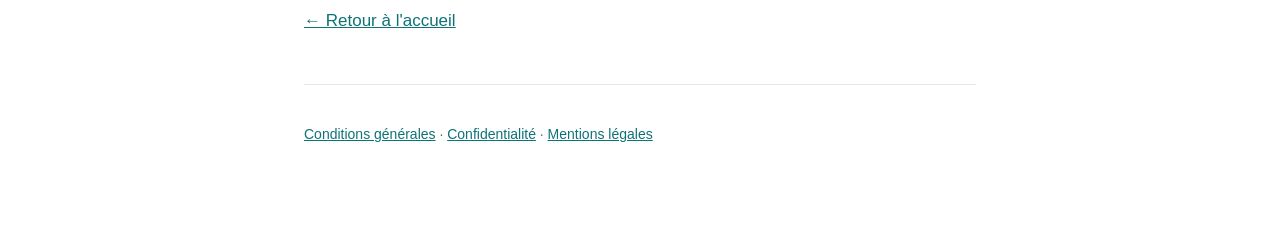
<file: suppression-compte.html>
<!doctype html>
<html lang="fr">
<head>
<meta charset="utf-8">
<meta name="viewport" content="width=device-width, initial-scale=1">
<title>Supprimer son compte — Anemo</title>
<link rel="stylesheet" href="style.css">
</head>
<body>
<div class="page">

<header>
  <h1>Supprimer son compte</h1>
  <p class="meta">Anemo — dernière mise à jour : 12 novembre 2026</p>
</header>

<div class="encadre">
  <p><strong>C'est définitif : rien ne pourra être récupéré.</strong> Si vous voulez garder
  une copie de vos souvenirs, de leurs textes et de vos récits, exportez-les
  <em>avant</em> de supprimer votre compte. Les enregistrements audio ne sont pas dans
  l'export.</p>
</div>

<h2>Depuis l'application</h2>
<ol>
  <li>Ouvrez Anemo et touchez l'icône <strong>Profil</strong> sur l'écran d'accueil.</li>
  <li><em>(Conseillé)</em> Dans <strong>Mes données</strong>, touchez
      <strong>Exporter mes données</strong> pour garder une copie.</li>
  <li>Plus bas, touchez <strong>Supprimer mon compte</strong>. L'écran propose encore
      <strong>Exporter mes données</strong> et <strong>Gérer mon abonnement</strong>.</li>
  <li>Touchez <strong>Continuer</strong>. L'app vérifie que c'est bien vous : par un
      <strong>code envoyé par e-mail</strong>, ou par votre <strong>mot de passe</strong>
      si vous en avez un.</li>
  <li>Touchez <strong>Supprimer définitivement</strong>. Gardez l'application ouverte et
      le téléphone connecté à Internet jusqu'à l'écran « Votre compte est supprimé ».</li>
</ol>
<p>Le même bouton se trouve dans <strong>Profil → Mes consentements</strong>. Si l'app
vous demande une mise à jour, l'écran <strong>Mes données et mon compte</strong> permet
aussi d'exporter vos données et de supprimer votre compte sans mettre à jour.</p>

<h2>Par e-mail</h2>
<p>Si vous ne pouvez plus vous connecter, écrivez à
<a href="mailto:rgpd@monanemo.fr">rgpd@monanemo.fr</a> depuis l'adresse de votre compte.
Réponse sous un mois.</p>

<h2>Ce qui est supprimé</h2>
<ul>
  <li>Votre compte et votre adresse e-mail.</li>
  <li>Vos souvenirs, vos enregistrements, leurs textes et vos récits. Les enregistrements
      audio sont effacés aussitôt ; le reste disparaît aussi de nos sauvegardes sous
      7 jours.</li>
  <li>Si un souvenir était partagé, son nom et sa description restent chez vos proches,
      avec leurs propres enregistrements ; vos enregistrements, synthèses et récits sont
      effacés.</li>
  <li>Des enregistrements pas encore envoyés peuvent rester sur vos autres téléphones :
      désinstallez l'app pour les effacer.</li>
</ul>
<p>Ce qui est conservé après la suppression, et pendant combien de temps, est détaillé dans
la <a href="confidentialite.html">politique de confidentialité</a> (« Supprimer votre
compte », « Combien de temps ? »).</p>

<h2>Et votre abonnement ?</h2>
<p>La suppression du compte <strong>ne résilie pas</strong> un abonnement Apple. Résiliez-le
d'abord : dans l'app, <strong>Gérer mon abonnement</strong>, ou sur l'iPhone, Réglages →
votre nom → Abonnements.</p>

<a class="retour" href="index.html">← Retour à l'accueil</a>

<footer>
  <p><a href="conditions.html">Conditions générales</a> · <a href="confidentialite.html">Confidentialité</a> · <a href="mentions-legales.html">Mentions légales</a></p>
</footer>

</div>
</body>
</html>
</file>
<file: style.css>
:root {
  --turquoise: #0D7377;
  --texte: #2C3E50;
  --gris: #5A6C7D;
  --fond: #FFFFFF;
  --bordure: #E3E8EC;
}

@media (prefers-color-scheme: dark) {
  :root {
    --turquoise: #4DB6AC;
    --texte: #E8EDF2;
    --gris: #A8B5C0;
    --fond: #16191C;
    --bordure: #2A3038;
  }
}

* { box-sizing: border-box; }

body {
  margin: 0;
  padding: 0 1.25rem 5rem;
  background: var(--fond);
  color: var(--texte);
  font-family: -apple-system, BlinkMacSystemFont, "Segoe UI", Roboto, sans-serif;
  /* Cible seniors : corps de texte volontairement large */
  font-size: 1.0625rem;
  line-height: 1.7;
}

.page { max-width: 42rem; margin: 0 auto; }

header {
  padding: 2.5rem 0 1.5rem;
  border-bottom: 2px solid var(--bordure);
  margin-bottom: 2rem;
}

h1 {
  color: var(--turquoise);
  font-size: 2rem;
  margin: 0 0 .5rem;
  line-height: 1.2;
}

h2 {
  color: var(--turquoise);
  font-size: 1.3rem;
  margin: 2.5rem 0 .75rem;
  line-height: 1.3;
}

h3 {
  font-size: 1.0625rem;
  margin: 1.5rem 0 .5rem;
  color: var(--texte);
}

.meta { color: var(--gris); font-size: .9375rem; margin: 0; }

a { color: var(--turquoise); }

ul { padding-left: 1.25rem; }
li { margin-bottom: .4rem; }

table {
  width: 100%;
  border-collapse: collapse;
  margin: 1rem 0;
  font-size: .9375rem;
}
th, td {
  text-align: left;
  padding: .6rem .5rem;
  border-bottom: 1px solid var(--bordure);
  vertical-align: top;
}
th { color: var(--turquoise); }

.encadre {
  border-left: 4px solid var(--turquoise);
  background: color-mix(in srgb, var(--turquoise) 8%, transparent);
  padding: 1rem 1.25rem;
  margin: 1.5rem 0;
  border-radius: 0 8px 8px 0;
}

.retour {
  display: inline-block;
  margin-top: 3rem;
  padding-top: 1.5rem;
  border-top: 1px solid var(--bordure);
  width: 100%;
}

footer {
  margin-top: 3rem;
  padding-top: 1.5rem;
  border-top: 1px solid var(--bordure);
  color: var(--gris);
  font-size: .875rem;
}

.cartes { display: grid; gap: 1rem; margin-top: 2rem; }

.carte {
  display: block;
  padding: 1.25rem;
  border: 1px solid var(--bordure);
  border-radius: 12px;
  text-decoration: none;
  color: var(--texte);
}
.carte:hover { border-color: var(--turquoise); }
.carte strong { display: block; color: var(--turquoise); margin-bottom: .25rem; }
.carte span { color: var(--gris); font-size: .9375rem; }
</file>
